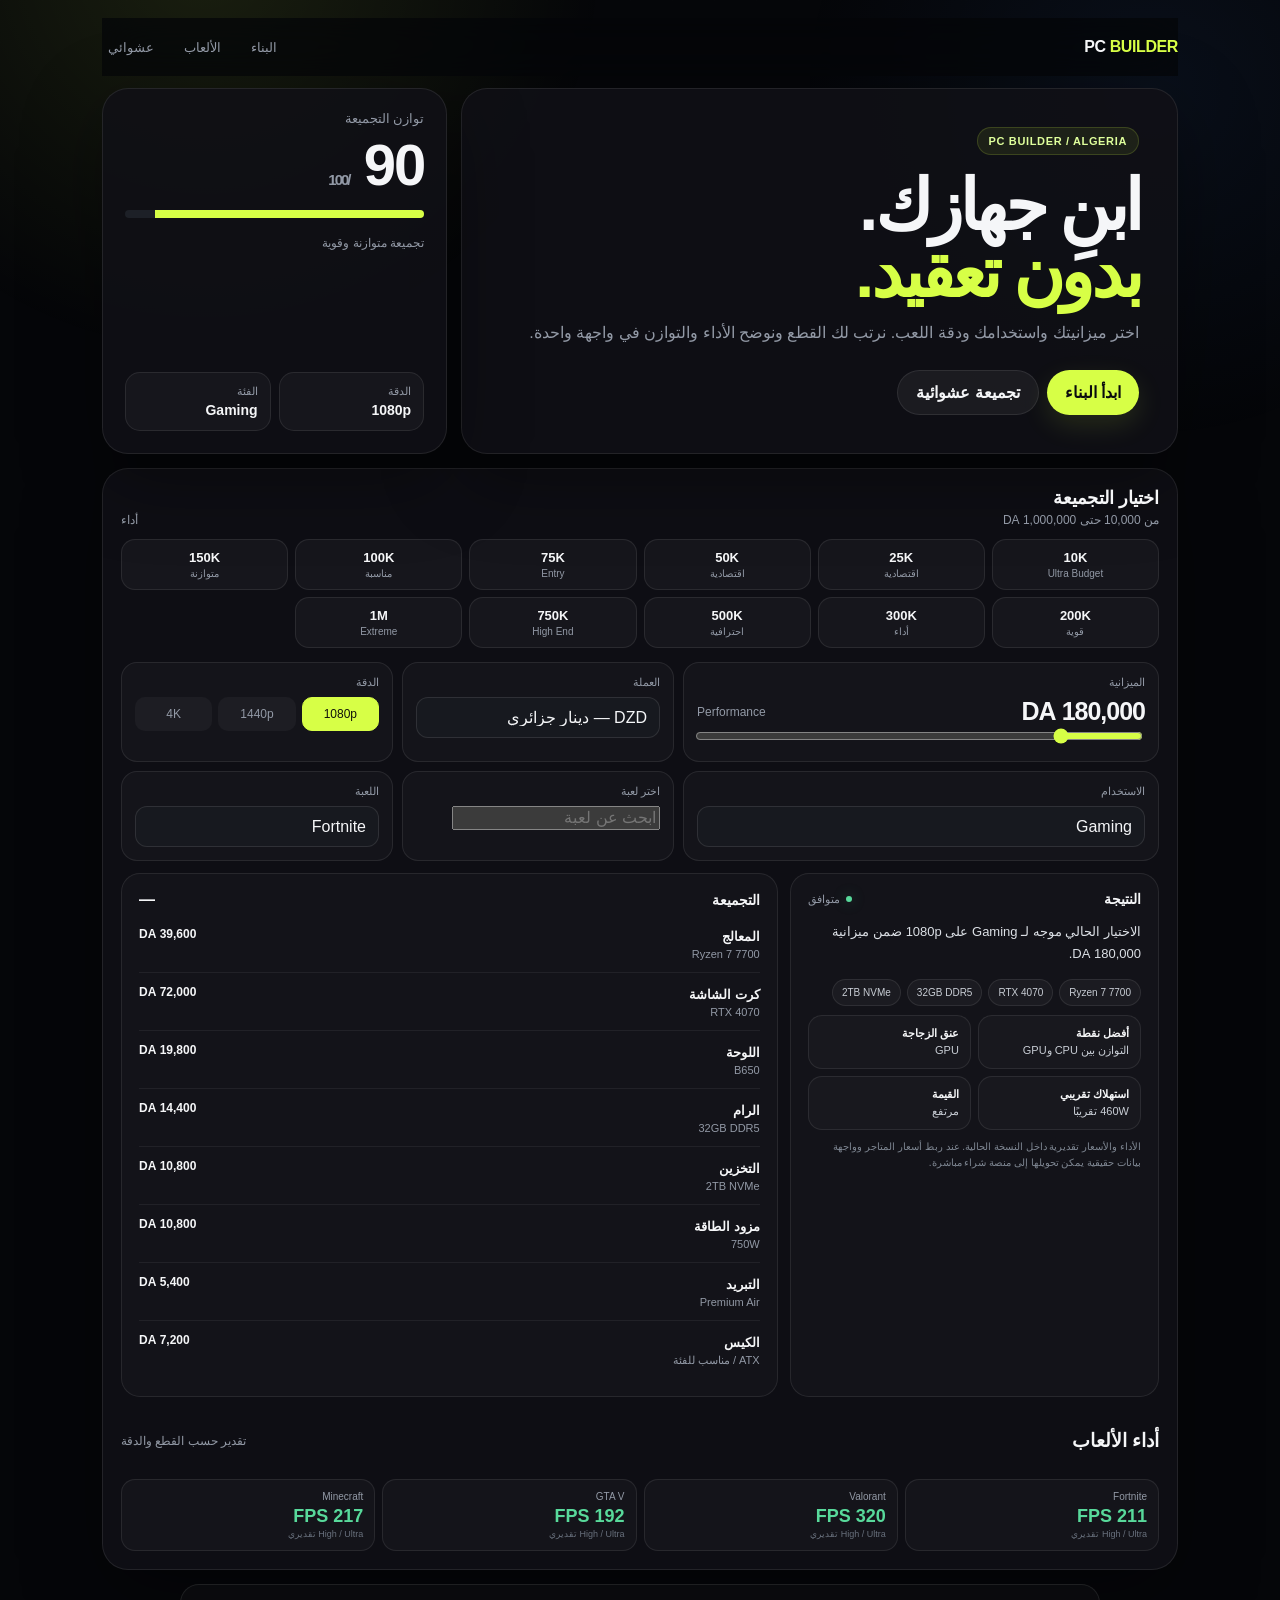
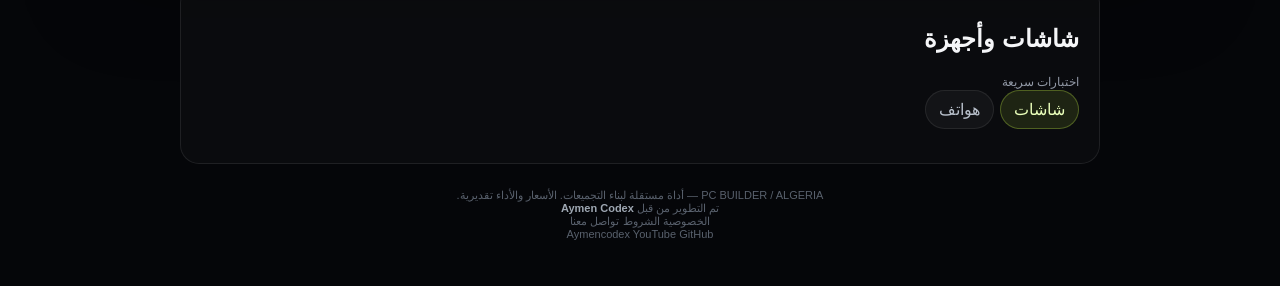
<file: index.html>
<!DOCTYPE html>
<html lang="ar" dir="rtl">
<head>
<meta charset="utf-8">
<meta name="viewport" content="width=device-width, initial-scale=1, viewport-fit=cover">
<meta name="description" content="PC Builder — أداة عربية لبناء تجميعة PC حسب الميزانية والاستخدام والدقة مع تقدير الأداء والتوافق.">
<meta name="referrer" content="strict-origin-when-cross-origin">
<meta name="color-scheme" content="dark">
<meta name="theme-color" content="#050609">
<meta name="robots" content="index,follow,max-image-preview:large">
<meta http-equiv="X-Content-Type-Options" content="nosniff">
<meta http-equiv="Content-Security-Policy" content="default-src 'self'; script-src 'self'; style-src 'self'; img-src 'self' data:; font-src 'self'; connect-src 'self'; object-src 'none'; base-uri 'none'; form-action 'self'; frame-src 'none'; worker-src 'none'; upgrade-insecure-requests">
<title>PC Builder</title>
<link rel="stylesheet" href="style.css">
<script type="application/ld+json">
{
  "@context":"https://schema.org",
  "@type":"WebApplication",
  "name":"PC Builder Algeria",
  "applicationCategory":"UtilitiesApplication",
  "operatingSystem":"Web",
  "description":"أداة لبناء تجميعات PC حسب الميزانية والاستخدام والدقة."
}
</script>
</head>
<body>
<div class="app">
  <header class="topbar">
    <div class="brand">PC <b>BUILDER</b></div>
    <nav class="nav" aria-label="التنقل">
      <button data-scroll="#builder">البناء</button>
      <button data-scroll="#games">الألعاب</button>
      <button data-action="random">عشوائي</button>
    </nav>
  </header>

  <main>
    <section class="hero">
      <div class="panel hero-main">
        <span class="eyebrow">PC BUILDER / ALGERIA</span>
        <h1>ابنِ جهازك.<br><span>بدون تعقيد.</span></h1>
        <p class="hero-copy">اختر ميزانيتك واستخدامك ودقة اللعب. نرتب لك القطع ونوضح الأداء والتوازن في واجهة واحدة.</p>
        <div class="hero-actions">
          <button class="btn primary" data-scroll="#builder">ابدأ البناء</button>
          <button class="btn secondary" data-action="random">تجميعة عشوائية</button>
        </div>
      </div>
      <aside class="panel hero-side" aria-label="ملخص">
        <div>
          <div class="score-label">توازن التجميعة</div>
          <div class="score" id="scoreHero">-- <small>/100</small></div>
          <div class="scorebar"><i id="scoreBar"></i></div>
          <div class="muted" id="scoreText">اختر ميزانية للبدء.</div>
        </div>
        <div class="side-mini">
          <div class="mini"><span>الدقة</span><b id="miniRes">1080p</b></div>
          <div class="mini"><span>الفئة</span><b id="miniGoal">Gaming</b></div>
        </div>
      </aside>
    </section>

    <section id="builder" class="panel builder">
      <div class="builder-head">
        <div><h2>اختيار التجميعة</h2><p>من 10,000 حتى 1,000,000 DA</p></div>
        <div class="muted" id="budgetHint">متوازنة</div>
      </div>

      <div class="presets" id="presetGrid"></div>

      <div class="controls">
        <div class="field">
          <label for="budget">الميزانية</label>
          <div class="budget-line"><div class="money" id="budgetText">180,000 DA</div><div class="muted" id="budgetTier">Balanced</div></div>
          <input id="budget" type="range" min="10000" max="1000000" step="5000" value="180000" aria-label="الميزانية">
        </div>
        <div class="field">
          <label for="currency">العملة</label>
          <select id="currency">
            <option value="DZD">DZD — دينار جزائري</option><option value="USD">USD — دولار أمريكي</option>
            <option value="EUR">EUR — يورو</option><option value="GBP">GBP — جنيه إسترليني</option>
            <option value="SAR">SAR — ريال سعودي</option><option value="AED">AED — درهم إماراتي</option>
            <option value="MAD">MAD — درهم مغربي</option><option value="TND">TND — دينار تونسي</option>
            <option value="EGP">EGP — جنيه مصري</option><option value="CAD">CAD — دولار كندي</option>
            <option value="AUD">AUD — دولار أسترالي</option><option value="TRY">TRY — ليرة تركية</option>
          </select>
        </div>
        <div class="field">
          <label>الدقة</label>
          <div class="res-buttons" id="resButtons">
            <button class="res-btn active" data-res="1080">1080p</button>
            <button class="res-btn" data-res="1440">1440p</button>
            <button class="res-btn" data-res="2160">4K</button>
          </div>
        </div>
      </div>

      <div class="controls controls-secondary">
        <div class="field">
          <label for="goal">الاستخدام</label>
          <select id="goal">
            <option value="gaming">Gaming</option><option value="stream">Gaming + بث</option>
            <option value="work">برمجة وتصميم</option><option value="editing">مونتاج</option><option value="ai">AI</option>
          </select>
        </div>
        <div class="field">
          <label for="gameSearch">اختر لعبة</label>
          <input id="gameSearch" type="search" autocomplete="off" placeholder="ابحث عن لعبة">
        </div>
        <div class="field">
          <label for="gameSelect">اللعبة</label>
          <select id="gameSelect"></select>
        </div>
      </div>

      <div class="results">
        <section class="card">
          <div class="summary-row"><h3>النتيجة</h3><span class="status"><i class="dot"></i><span id="compatStatus">متوافق</span></span></div>
          <p class="summary-text" id="summary">—</p>
          <div class="chips" id="chips"></div>
          <div class="insights">
            <div class="insight"><strong>أفضل نقطة</strong><span id="bestPoint">—</span></div>
            <div class="insight"><strong>عنق الزجاجة</strong><span id="bottleneck">—</span></div>
            <div class="insight"><strong>استهلاك تقريبي</strong><span id="power">—</span></div>
            <div class="insight"><strong>القيمة</strong><span id="value">—</span></div>
          </div>
          <div class="notice">الأداء والأسعار تقديرية داخل النسخة الحالية. عند ربط أسعار المتاجر وواجهة بيانات حقيقية يمكن تحويلها إلى منصة شراء مباشرة.</div>
        </section>

        <section class="card">
          <div class="summary-row"><h3>التجميعة</h3><strong id="total">—</strong></div>
          <div class="parts" id="parts"></div>
        </section>
      </div>

      <div id="games" class="games-head">
        <h3>أداء الألعاب</h3><span class="muted">تقدير حسب القطع والدقة</span>
      </div>
      <div class="game-grid" id="gameGrid"></div>
    </section>
  </main>

  
<section class="deviceLab card">
  <div class="sectionTitle">
    <h2>شاشات وأجهزة</h2>
    <span class="muted">اختبارات سريعة</span>
  </div>
  <div class="deviceTabs">
    <button class="deviceTab active" data-device="monitor">شاشات</button>
    <button class="deviceTab" data-device="phone">هواتف</button>
  </div>
  <div class="deviceGrid" id="deviceGrid"></div>
</section>
<footer>
<div>PC BUILDER / ALGERIA — أداة مستقلة لبناء التجميعات. الأسعار والأداء تقديرية.</div>
<div class="credit">تم التطوير من قبل <strong>Aymen Codex</strong></div>
<nav class="footerLinks" aria-label="روابط الموقع">
  <a href="privacy.html">الخصوصية</a>
  <a href="terms.html">الشروط</a>
  <a href="contact.html">تواصل معنا</a>
</nav>

<div class="socialLinks" aria-label="روابط المطور">
  <a href="https://www.youtube.com/@Aymencodex" target="_blank" rel="noopener noreferrer">Aymencodex YouTube</a>
  <a href="https://github.com/aymencodex" target="_blank" rel="noopener noreferrer">GitHub</a>
</div>
</footer>
</div>

<script src="app.js" defer>
document.addEventListener("DOMContentLoaded", function () {
  const q = (s) => document.querySelector(s);
  const start = q("#startBtn");
  if (start) start.addEventListener("click", () => {
    const b = q("#builder");
    if (b) b.scrollIntoView({behavior:"smooth", block:"start"});
  });

  const budgetInput = q("#budget");
  if (budgetInput) budgetInput.addEventListener("input", update);

  ["#goal","#res","#currency","#tier"].forEach(sel => {
    const el = q(sel);
    if (el) el.addEventListener("change", () => {
      if (sel === "#tier" && typeof applyTier === "function") applyTier();
      else update();
    });
  });

  document.querySelectorAll(".deviceTab").forEach(btn => {
    btn.addEventListener("click", () => renderDevices(btn.dataset.device));
  });

  document.querySelectorAll(".presets button").forEach(btn => {
    btn.addEventListener("click", () => {
      const txt = btn.textContent.trim().toUpperCase().replace("K","");
      const n = txt === "1M" ? 1000000 : Number(txt)*1000;
      setBudget(n);
    });
  });

  const copy = q("#copyBuild");
  if (copy) copy.addEventListener("click", copyBuild);
});

</script>
</body>
</html>
</file>
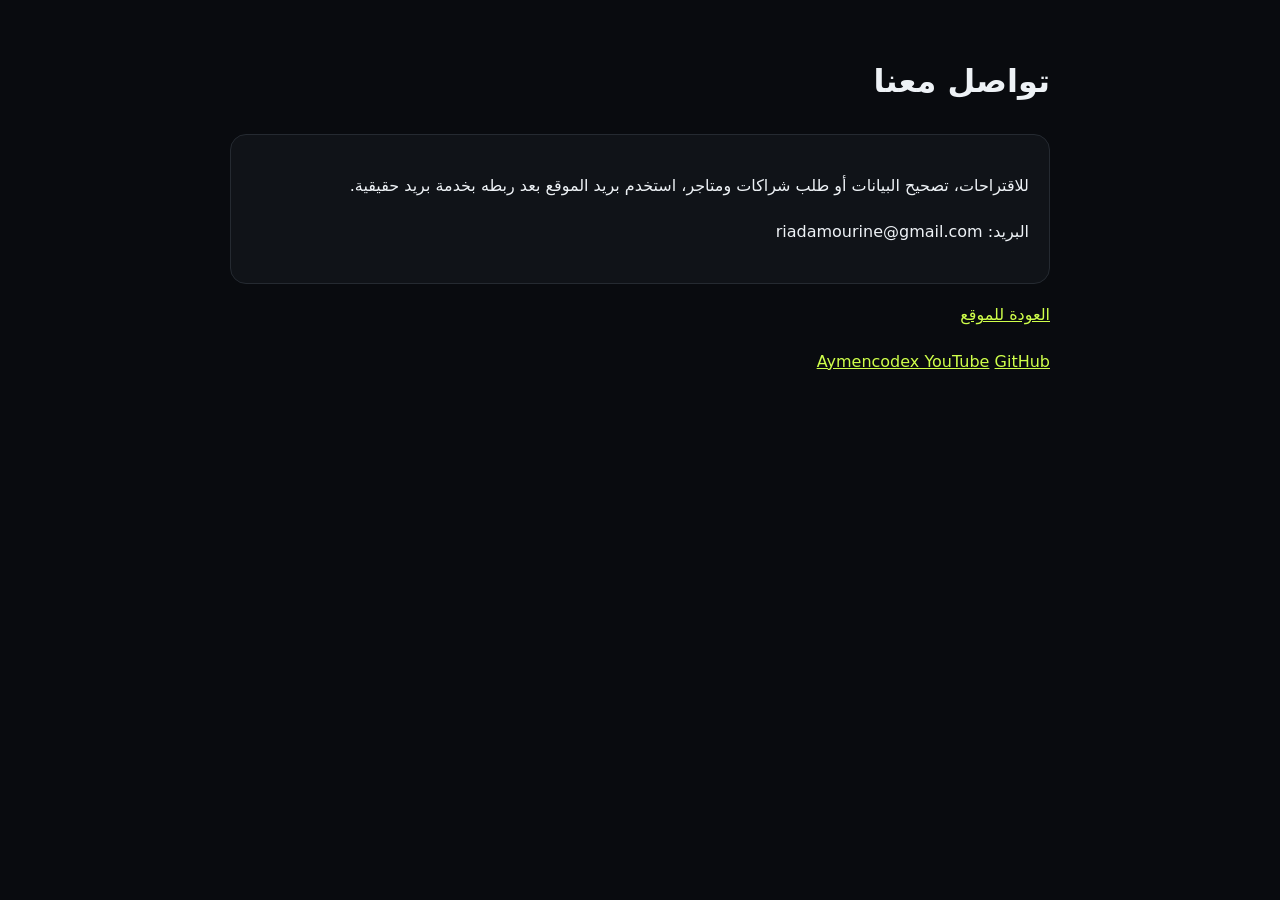
<file: contact.html>
<!doctype html><html lang="ar" dir="rtl"><head><meta charset="utf-8"><meta name="viewport" content="width=device-width,initial-scale=1"><meta name="robots" content="index,follow"><title>تواصل معنا — PC Builder Algeria</title><style>body{font-family:system-ui;background:#090b0f;color:#eef2f6;max-width:820px;margin:auto;padding:30px;line-height:1.9}a{color:#cfff4a}.box{background:#101318;border:1px solid #252a31;border-radius:16px;padding:20px}</style></head><body><h1>تواصل معنا</h1><div class="box"><p>للاقتراحات، تصحيح البيانات أو طلب شراكات ومتاجر، استخدم بريد الموقع بعد ربطه بخدمة بريد حقيقية.</p><p>البريد: riadamourine@gmail.com</p></div><p><a href="index.html">العودة للموقع</a></p>
<div class="socialLinks" aria-label="روابط المطور">
  <a href="https://www.youtube.com/@Aymencodex" target="_blank" rel="noopener noreferrer">Aymencodex YouTube</a>
  <a href="https://github.com/aymencodex" target="_blank" rel="noopener noreferrer">GitHub</a>
</div>
</body></html>
</file>
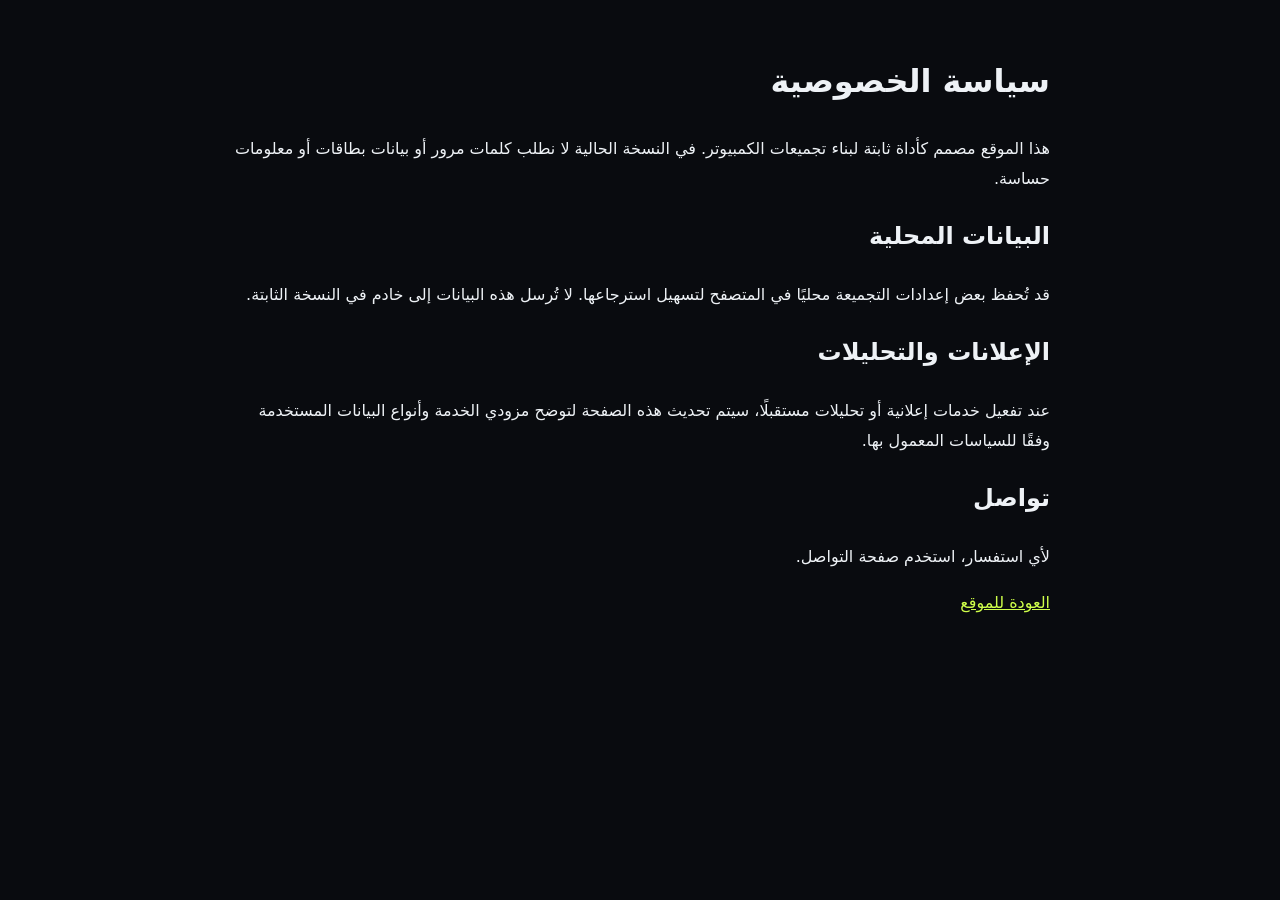
<file: privacy.html>
<!doctype html><html lang="ar" dir="rtl"><head><meta charset="utf-8"><meta name="viewport" content="width=device-width,initial-scale=1"><meta name="robots" content="index,follow"><title>سياسة الخصوصية — PC Builder Algeria</title><style>body{font-family:system-ui;background:#090b0f;color:#eef2f6;max-width:820px;margin:auto;padding:30px;line-height:1.9}a{color:#cfff4a}</style></head><body><h1>سياسة الخصوصية</h1><p>هذا الموقع مصمم كأداة ثابتة لبناء تجميعات الكمبيوتر. في النسخة الحالية لا نطلب كلمات مرور أو بيانات بطاقات أو معلومات حساسة.</p><h2>البيانات المحلية</h2><p>قد تُحفظ بعض إعدادات التجميعة محليًا في المتصفح لتسهيل استرجاعها. لا تُرسل هذه البيانات إلى خادم في النسخة الثابتة.</p><h2>الإعلانات والتحليلات</h2><p>عند تفعيل خدمات إعلانية أو تحليلات مستقبلًا، سيتم تحديث هذه الصفحة لتوضح مزودي الخدمة وأنواع البيانات المستخدمة وفقًا للسياسات المعمول بها.</p><h2>تواصل</h2><p>لأي استفسار، استخدم صفحة التواصل.</p><p><a href="index.html">العودة للموقع</a></p></body></html>
</file>
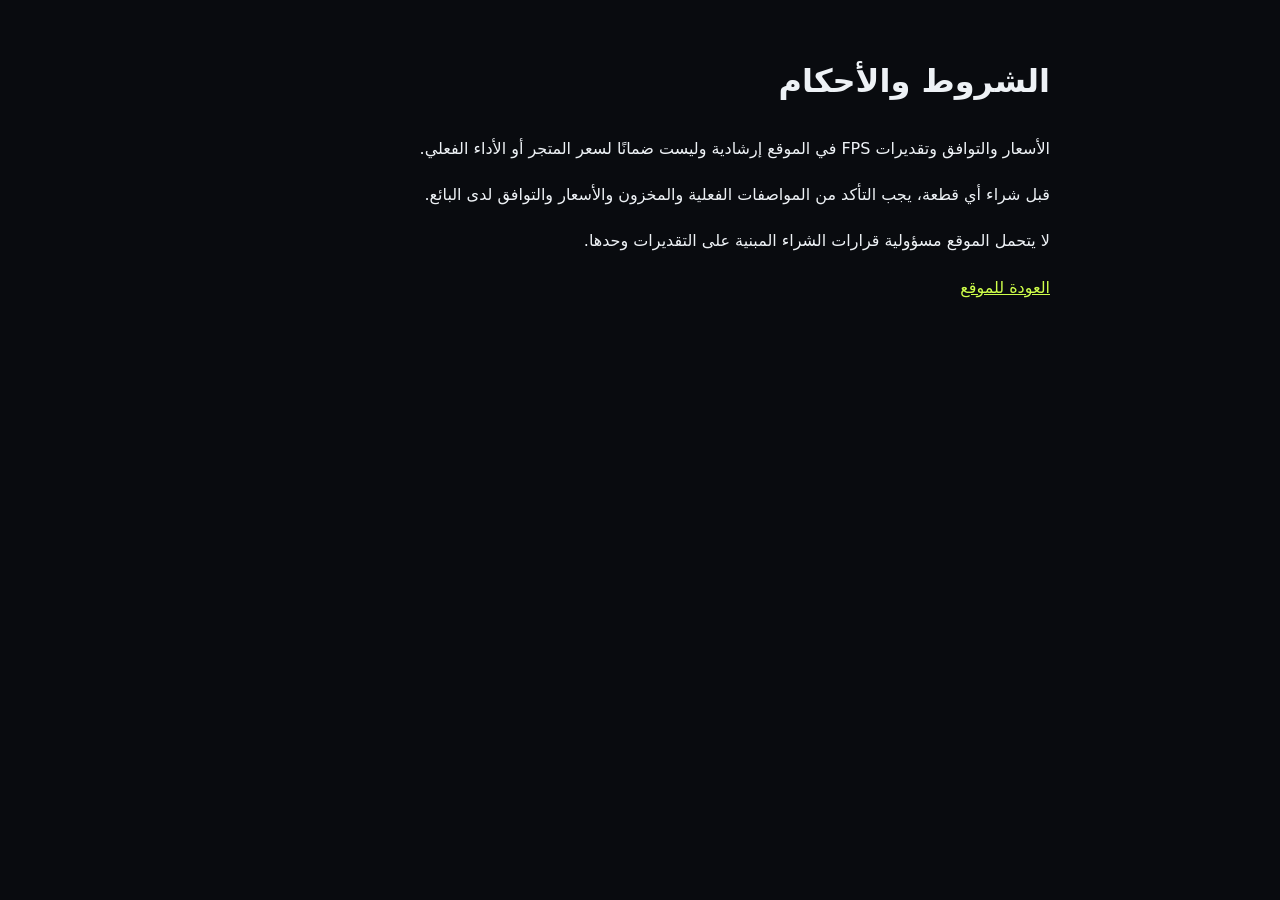
<file: terms.html>
<!doctype html><html lang="ar" dir="rtl"><head><meta charset="utf-8"><meta name="viewport" content="width=device-width,initial-scale=1"><meta name="robots" content="index,follow"><title>الشروط — PC Builder Algeria</title><style>body{font-family:system-ui;background:#090b0f;color:#eef2f6;max-width:820px;margin:auto;padding:30px;line-height:1.9}a{color:#cfff4a}</style></head><body><h1>الشروط والأحكام</h1><p>الأسعار والتوافق وتقديرات FPS في الموقع إرشادية وليست ضمانًا لسعر المتجر أو الأداء الفعلي.</p><p>قبل شراء أي قطعة، يجب التأكد من المواصفات الفعلية والمخزون والأسعار والتوافق لدى البائع.</p><p>لا يتحمل الموقع مسؤولية قرارات الشراء المبنية على التقديرات وحدها.</p><p><a href="index.html">العودة للموقع</a></p></body></html>
</file>
<file: style.css>
:root{
  --bg:#050609;--surface:#101116;--surface2:#15171d;--line:rgba(255,255,255,.085);
  --text:#f5f6f8;--muted:#9299a6;--accent:#d7ff46;--accent2:#a8cf25;
  --good:#58d99b;--warn:#f1c75d;--bad:#ff7080;--shadow:0 24px 80px rgba(0,0,0,.34);
}
*{box-sizing:border-box}
html{scroll-behavior:smooth}
body{margin:0;background:var(--bg);color:var(--text);font-family:-apple-system,BlinkMacSystemFont,"SF Pro Display","Segoe UI",Arial,sans-serif;-webkit-font-smoothing:antialiased}
body:before{
  content:"";position:fixed;inset:0;pointer-events:none;z-index:-2;
  background:
    radial-gradient(circle at 16% -5%,rgba(215,255,70,.10),transparent 28%),
    radial-gradient(circle at 90% 10%,rgba(73,143,255,.07),transparent 25%);
}
body:after{
  content:"";position:fixed;inset:0;pointer-events:none;z-index:-1;opacity:.18;
  background-image:linear-gradient(rgba(255,255,255,.022) 1px,transparent 1px),linear-gradient(90deg,rgba(255,255,255,.022) 1px,transparent 1px);
  background-size:42px 42px;mask-image:linear-gradient(to bottom,#000,transparent 76%);
}
button,input,select{font:inherit}
button{border:0}
a{text-decoration:none;color:inherit}
button:focus-visible,input:focus-visible,select:focus-visible{outline:2px solid var(--accent);outline-offset:2px}

.app{max-width:1120px;margin:auto;padding:18px 22px 40px}
.topbar{height:58px;display:flex;align-items:center;justify-content:space-between;position:sticky;top:0;z-index:20;background:rgba(5,6,9,.74);backdrop-filter:blur(18px);-webkit-backdrop-filter:blur(18px)}
.brand{font-weight:800;letter-spacing:-.4px}.brand b{color:var(--accent)}
.nav{display:flex;gap:18px;color:var(--muted);font-size:13px}.nav button{background:none;color:inherit;cursor:pointer}
.nav button:hover{color:var(--text)}

.hero{display:grid;grid-template-columns:1.35fr .65fr;gap:14px;margin-top:12px}
.panel{background:rgba(16,17,22,.88);border:1px solid var(--line);border-radius:26px;box-shadow:var(--shadow)}
.hero-main{padding:38px}
.eyebrow{display:inline-flex;padding:7px 11px;border-radius:999px;background:rgba(215,255,70,.08);border:1px solid rgba(215,255,70,.16);color:#dfff9c;font-size:11px;font-weight:700;letter-spacing:.65px}
h1{font-size:clamp(42px,6vw,70px);line-height:.96;letter-spacing:-3.8px;margin:18px 0 12px}
h1 span{color:var(--accent)}
.hero-copy{max-width:650px;color:var(--muted);line-height:1.8;margin:0}
.hero-actions{display:flex;gap:8px;margin-top:22px}
.btn{padding:12px 18px;border-radius:999px;cursor:pointer;font-weight:750;transition:.18s transform,.18s opacity,.18s background}
.btn:hover{transform:translateY(-1px)}.btn:active{transform:translateY(0)}
.btn.primary{background:var(--accent);color:#0a0b0e;box-shadow:0 10px 28px rgba(215,255,70,.12)}
.btn.secondary{background:rgba(255,255,255,.055);color:var(--text);border:1px solid var(--line)}
.hero-side{display:flex;flex-direction:column;justify-content:space-between;padding:22px}
.score-label{color:var(--muted);font-size:13px}.score{font-size:58px;font-weight:850;letter-spacing:-2px;margin-top:5px}.score small{font-size:15px;color:var(--muted);font-weight:600}
.scorebar{height:8px;background:#1d2027;border-radius:99px;overflow:hidden;margin:12px 0 18px}.scorebar i{display:block;height:100%;background:var(--accent);width:0;transition:width .35s ease}
.side-mini{display:grid;grid-template-columns:1fr 1fr;gap:8px}.mini{background:rgba(255,255,255,.035);border:1px solid var(--line);padding:12px;border-radius:15px}.mini span{display:block;color:var(--muted);font-size:11px}.mini b{display:block;margin-top:4px;font-size:14px}

.builder{margin-top:14px;padding:18px}
.builder-head{display:flex;justify-content:space-between;align-items:end;gap:14px;margin-bottom:12px}
.builder-head h2{font-size:18px;margin:0}.builder-head p{font-size:12px;color:var(--muted);margin:4px 0 0}

.presets{display:grid;grid-template-columns:repeat(6,1fr);gap:7px;margin:10px 0 14px}
.preset{padding:10px 7px;border:1px solid var(--line);border-radius:14px;background:rgba(255,255,255,.035);color:var(--text);cursor:pointer;font-size:12px;transition:.18s}
.preset:hover,.preset.active{border-color:rgba(215,255,70,.32);background:rgba(215,255,70,.065)}
.preset b{display:block;font-size:13px}.preset span{display:block;color:var(--muted);font-size:10px;margin-top:3px}

.controls{display:grid;grid-template-columns:1.4fr .8fr .8fr;gap:9px}
.field{padding:13px;background:rgba(255,255,255,.028);border:1px solid var(--line);border-radius:16px}
.field label{display:block;color:var(--muted);font-size:11px;margin-bottom:8px}
.field select,.field input[type="range"]{width:100%}
.field select{appearance:none;-webkit-appearance:none;background:#17191f;color:var(--text);border:1px solid rgba(255,255,255,.10);border-radius:12px;padding:11px 12px}
.field select option{background:#17191f;color:#f5f6f8}
.budget-line{display:flex;align-items:center;justify-content:space-between;gap:10px}
.money{font-size:25px;font-weight:850;letter-spacing:-1px}
input[type="range"]{accent-color:var(--accent);cursor:pointer}
.res-buttons{display:grid;grid-template-columns:repeat(3,1fr);gap:6px}.res-btn{padding:9px 5px;border-radius:10px;background:rgba(255,255,255,.04);color:var(--muted);cursor:pointer;border:1px solid transparent;font-size:12px}.res-btn.active{color:#10120a;background:var(--accent);border-color:var(--accent)}

.results{display:grid;grid-template-columns:.72fr 1.28fr;gap:12px;margin-top:12px}
.card{background:rgba(255,255,255,.025);border:1px solid var(--line);border-radius:19px;padding:17px}
.card h3{margin:0;font-size:14px}.muted{color:var(--muted);font-size:12px}

.summary-row{display:flex;justify-content:space-between;align-items:center;margin-bottom:6px}
.status{display:inline-flex;align-items:center;gap:6px;color:var(--muted);font-size:11px}.dot{width:6px;height:6px;border-radius:50%;background:var(--good);box-shadow:0 0 14px rgba(88,217,155,.35)}
.summary-text{color:#dce0e6;font-size:13px;line-height:1.7;margin:14px 0}
.chips{display:flex;flex-wrap:wrap;gap:6px}.chip{border:1px solid var(--line);background:rgba(255,255,255,.035);padding:7px 9px;border-radius:999px;font-size:10px;color:#c8cdd5}

.parts{display:grid;gap:0}
.part{display:grid;grid-template-columns:1fr auto;gap:12px;padding:12px 0;border-bottom:1px solid rgba(255,255,255,.06)}.part:last-child{border-bottom:0}
.part b{font-size:13px}.part small{display:block;color:var(--muted);font-size:11px;margin-top:3px}.part .price{font-weight:750;font-size:12px;white-space:nowrap}

.games-head{display:flex;align-items:center;justify-content:space-between;gap:10px;margin-top:14px}
.game-grid{display:grid;grid-template-columns:repeat(4,1fr);gap:7px;margin-top:8px}.game{padding:11px;background:rgba(255,255,255,.028);border:1px solid var(--line);border-radius:14px}.game span{display:block;color:var(--muted);font-size:10px}.game b{display:block;font-size:18px;margin-top:4px;color:var(--good)}.game small{display:block;color:#68707d;font-size:9px;margin-top:2px}

.insights{display:grid;grid-template-columns:1fr 1fr;gap:7px;margin-top:9px}.insight{padding:11px;border-radius:14px;background:rgba(255,255,255,.025);border:1px solid var(--line);font-size:11px;color:#c9ced6}.insight strong{display:block;color:var(--text);font-size:11px;margin-bottom:4px}

.notice{margin-top:9px;color:#7f8793;font-size:10px;line-height:1.6}

footer{text-align:center;color:#59616d;font-size:11px;padding:25px 0 6px}footer strong{color:#9ea7b2}

@media(max-width:900px){.hero{grid-template-columns:1fr}.controls{grid-template-columns:1fr 1fr}.results{grid-template-columns:1fr}.presets{grid-template-columns:repeat(3,1fr)}}
@media(max-width:560px){.app{padding:10px 12px 30px}.nav{gap:10px}.nav button:nth-child(n+3){display:none}.hero-main{padding:26px}.hero-side{padding:18px}.builder{padding:13px}.controls{grid-template-columns:1fr}.presets{grid-template-columns:repeat(3,1fr)}.game-grid{grid-template-columns:repeat(2,1fr)}.insights{grid-template-columns:1fr}.money{font-size:22px}h1{letter-spacing:-2.4px}}
@media(prefers-reduced-motion:reduce){*{scroll-behavior:auto!important;transition:none!important}}

.deviceLab{max-width:920px;margin:14px auto 0;padding:20px}
.deviceTabs{display:flex;gap:6px;margin:0 0 14px}
.deviceTab{background:rgba(255,255,255,.04);color:#b8c0cb;border:1px solid rgba(255,255,255,.08);padding:9px 13px;border-radius:999px;cursor:pointer}
.deviceTab.active{background:rgba(207,255,74,.10);color:#eaffba;border-color:rgba(207,255,74,.28)}
.deviceGrid{display:grid;grid-template-columns:repeat(4,1fr);gap:9px}
.deviceCard{padding:14px;border:1px solid rgba(255,255,255,.07);background:rgba(255,255,255,.025);border-radius:16px;min-width:0}
.deviceTop b{display:block;margin-top:6px;font-size:14px}.deviceType{font-size:11px;color:#8d97a4}
.deviceMeta{display:flex;gap:7px;flex-wrap:wrap;margin:12px 0;color:#9da6b2;font-size:11px}
.deviceMeta span{background:rgba(255,255,255,.04);padding:5px 7px;border-radius:7px}
.deviceBottom{display:flex;justify-content:space-between;align-items:center;margin-top:8px}.deviceBottom strong{color:var(--a);font-size:14px}.deviceBottom span{color:#c6cbd2;font-size:12px}
@media(max-width:850px){.deviceGrid{grid-template-columns:repeat(2,1fr)}}
@media(max-width:520px){.deviceGrid{grid-template-columns:1fr}}

.controls-secondary{margin-top:9px}
</file>
